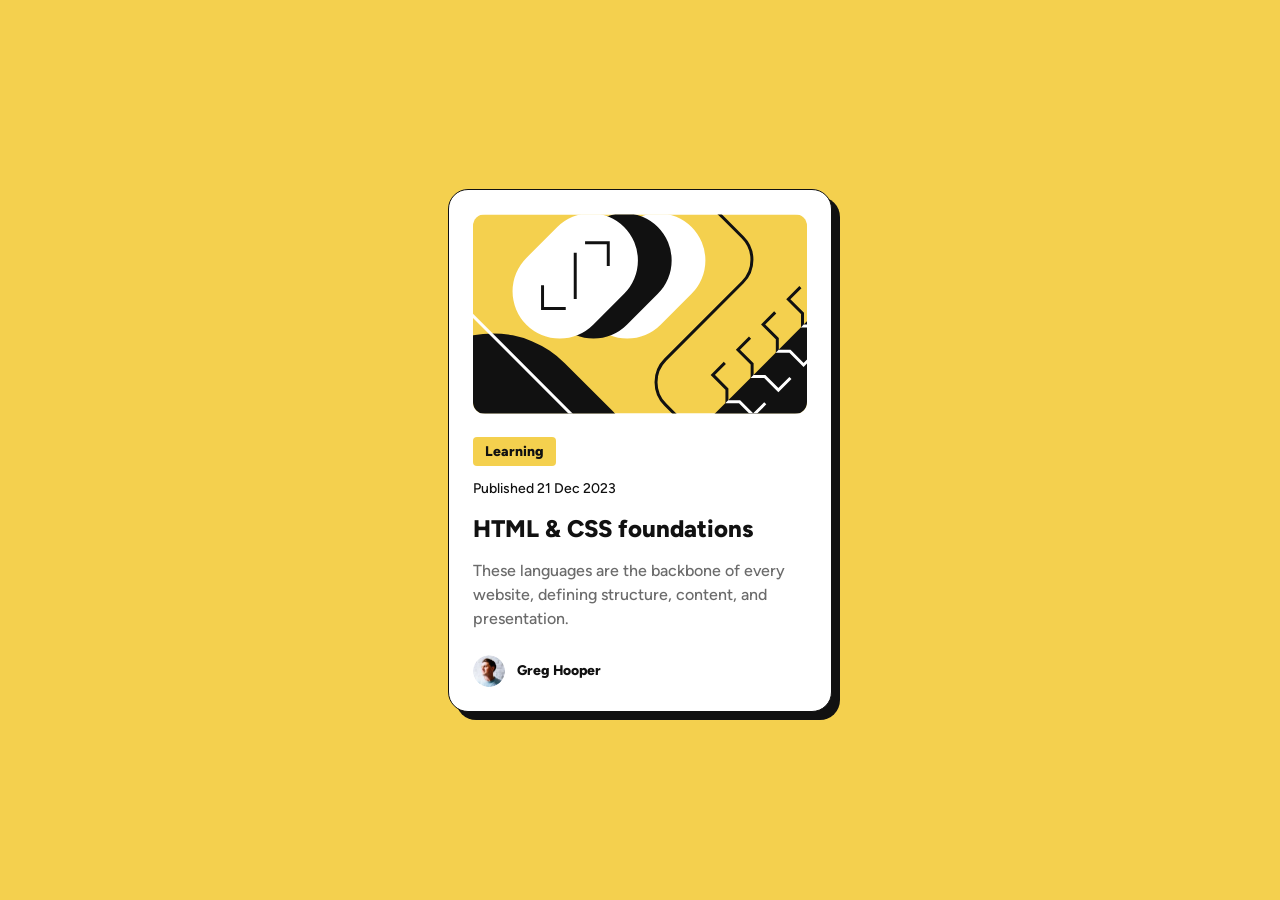
<file: blog-preview-card/index.html>
<!DOCTYPE html>
<html lang="en">
<head>
  <meta charset="UTF-8">
  <meta name="viewport" content="width=device-width, initial-scale=1.0"> <!-- displays site properly based on user's device -->
  <link rel="icon" type="image/png" sizes="32x32" href="./assets/images/favicon-32x32.png">
  <link rel="stylesheet" href="./styles.css">
  <title>Frontend Mentor | Blog preview card</title>
</head>
<body>
  <main class="container">
    <a href="#" class="card-link">
      <div class="card">
        <img
          class="card-img"
          src="./assets/images/illustration-article.svg"
          width="336"
          height="201"
          alt="HTML & CSS Foundations"
        />
        <div class="card-category">Learning</div>
        <div class="card-date">Published 21 Dec 2023</div>
        <div class="card-title">HTML & CSS foundations</div>
        <div class="card-description">
          These languages are the backbone of every website, defining structure,
          content, and presentation.
        </div>
        <div class="card-author">
          <img
            class="card-author-img"
            src="./assets/images/image-avatar.webp"
            width="32"
            height="32"
            alt="Greg Hooper"
          />
          <span>Greg Hooper</span>
        </div>
      </div>
    </a>
  </main>
</body>
</html>
</file>
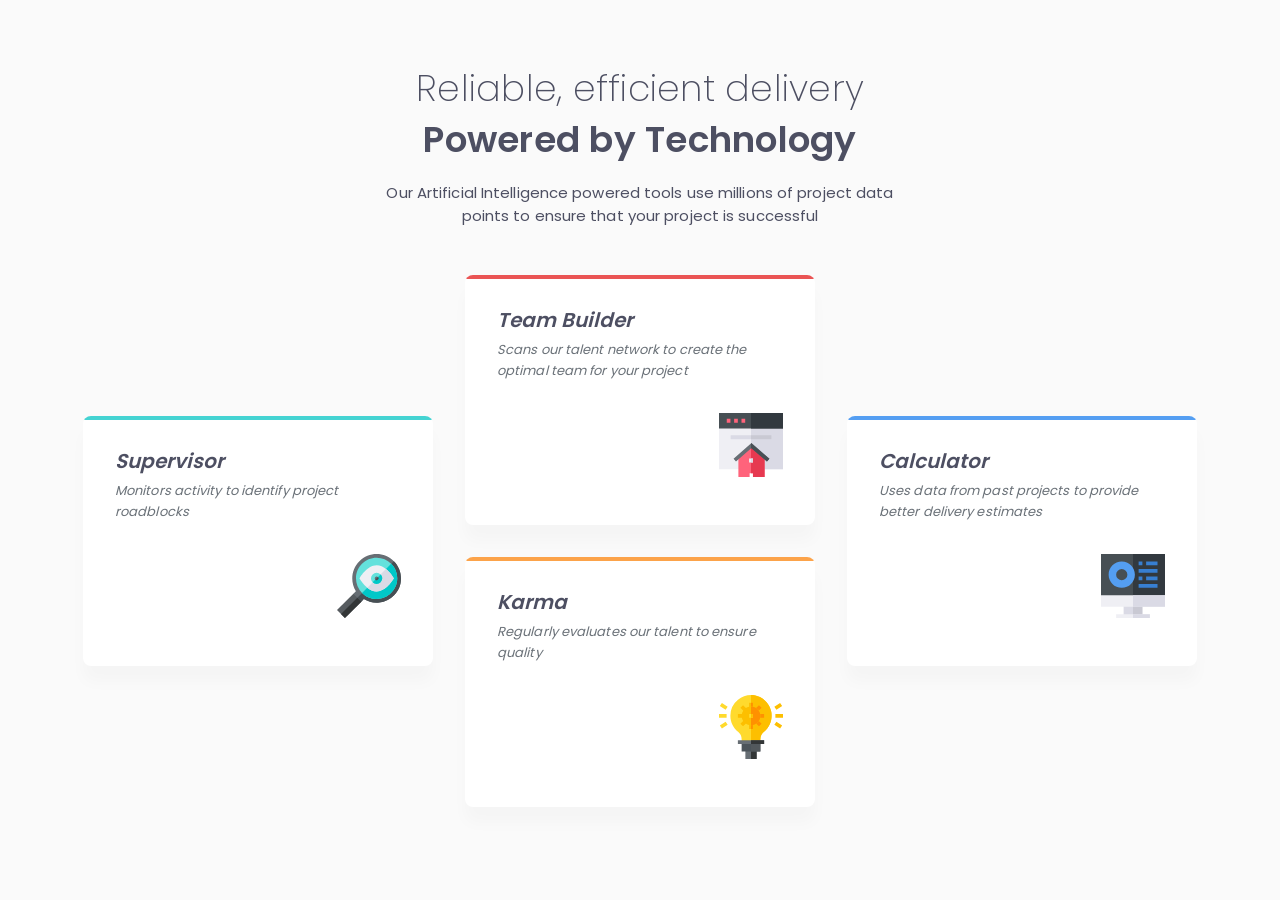
<file: four-card-feature/index.html>
<!DOCTYPE html>
<html lang="en">
<head>
  <meta charset="UTF-8">
  <meta name="viewport" content="width=device-width, initial-scale=1.0"> <!-- displays site properly based on user's device -->
  <link rel="icon" type="image/png" sizes="32x32" href="./images/favicon-32x32.png">
  <title>Frontend Mentor | Four card feature section</title>
  <link rel="stylesheet" href="./styles.css">
  </style>
</head>
<body>
  <main class="container">
    <h1>
      Reliable, efficient delivery
      <br />
      <strong>Powered by Technology</strong>
    </h1>

    <p class="introduction">
      Our Artificial Intelligence powered tools use millions of project data
      points to ensure that your project is successful
    </p>
    <div class="iv-card">
      <div class="iv-card-section">
        <div class="card card--supervisor">
          <div class="card-title">Supervisor</div>
          <div class="card-description">
            Monitors activity to identify project roadblocks
          </div>
          <img
            class="card-img"
            src="./assets/images/icon-supervisor.svg"
            width="64"
            height="64"
            alt="Supervisor"
          />
        </div>
      </div>

      <div class="iv-card-section">
        <div class="card card--team-builder">
          <div class="card-title">Team Builder</div>
          <div class="card-description">
            Scans our talent network to create the optimal team for your project
          </div>
          <img
            class="card-img"
            src="./assets/images/icon-team-builder.svg"
            width="64"
            height="64"
            alt="Team Builder"
          />
        </div>

        <div class="card card--karma">
          <div class="card-title">Karma</div>
          <div class="card-description">
            Regularly evaluates our talent to ensure quality
          </div>
          <img
            class="card-img"
            src="./assets/images/icon-karma.svg"
            width="64"
            height="64"
            alt="Karma"
          />
        </div>
      </div>

      <div class="iv-card-section">
        <div class="card card--calculator">
          <div class="card-title">Calculator</div>
          <div class="card-description">
            Uses data from past projects to provide better delivery estimates
          </div>
          <img
            class="card-img"
            src="./assets/images/icon-calculator.svg"
            width="64"
            height="64"
            alt="Calculator"
          />
        </div>
      </div>
    </div>
  </main>
</body>
</html>
</file>
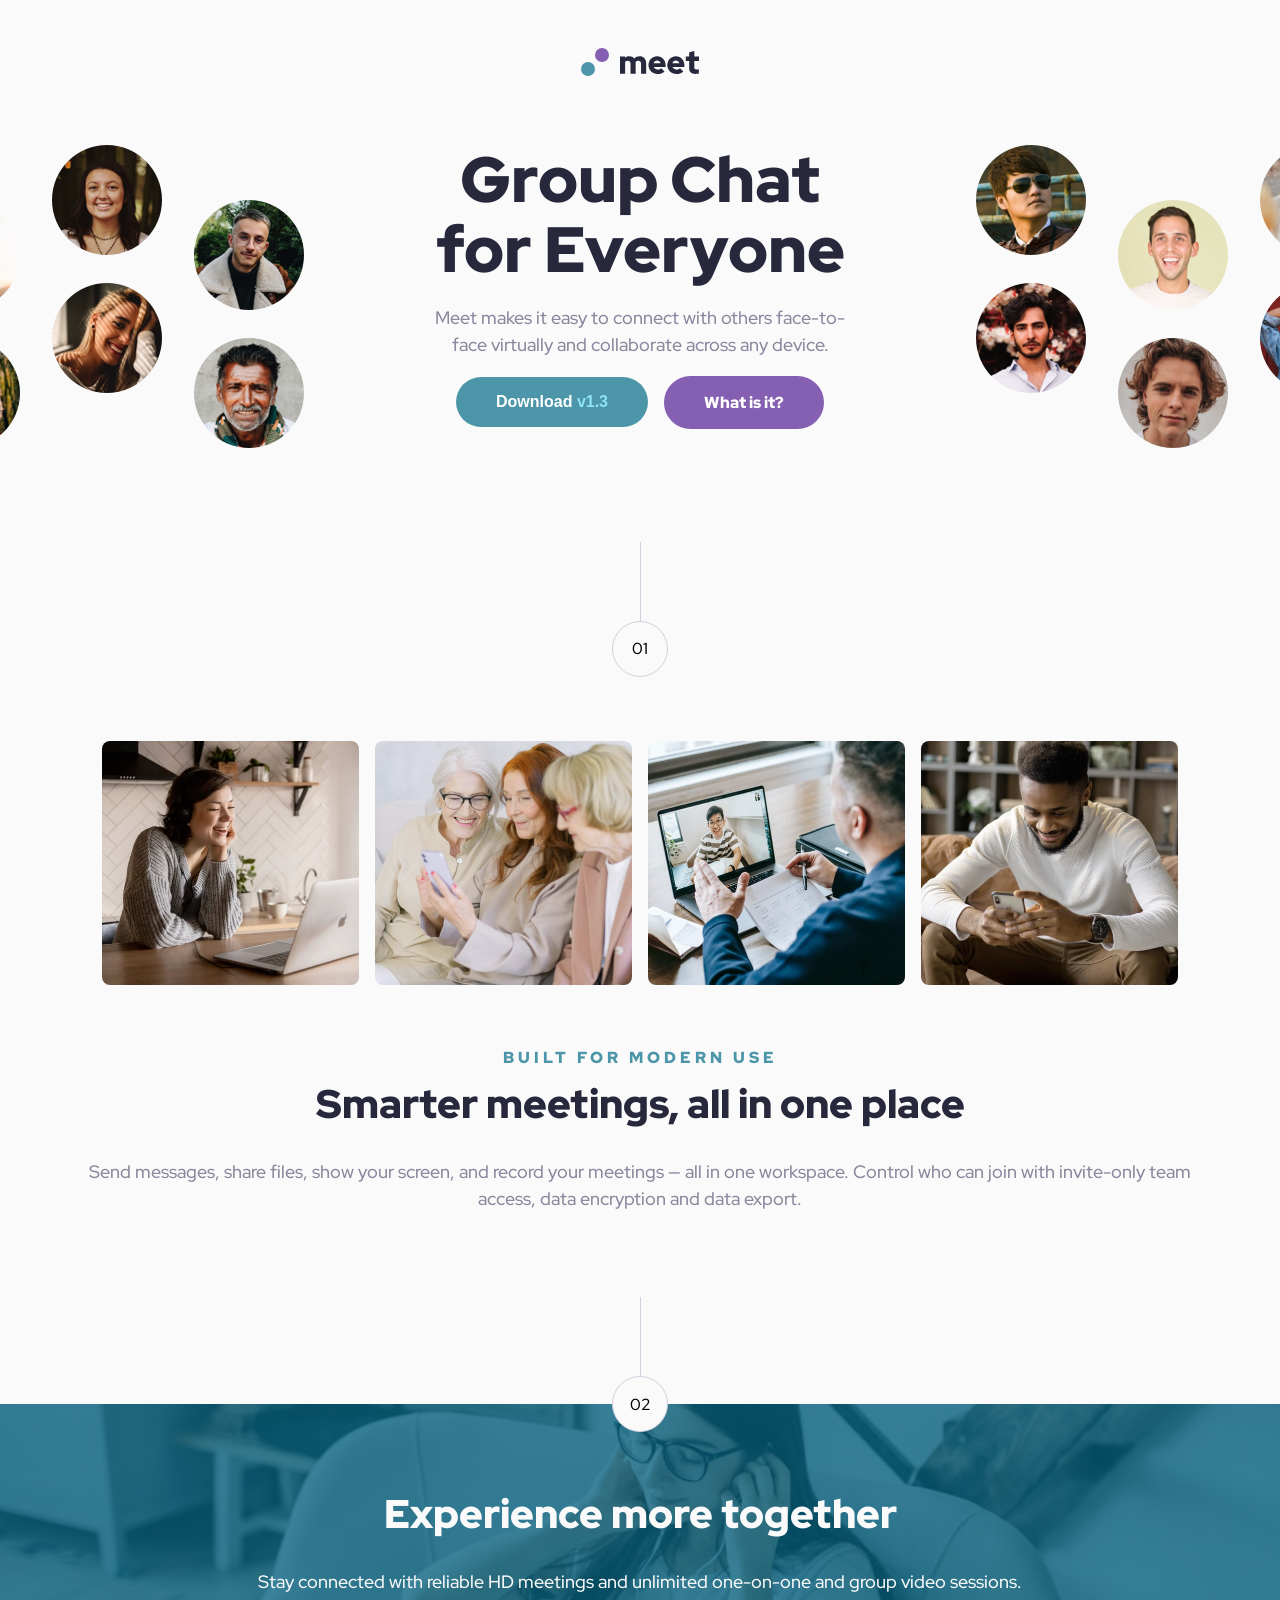
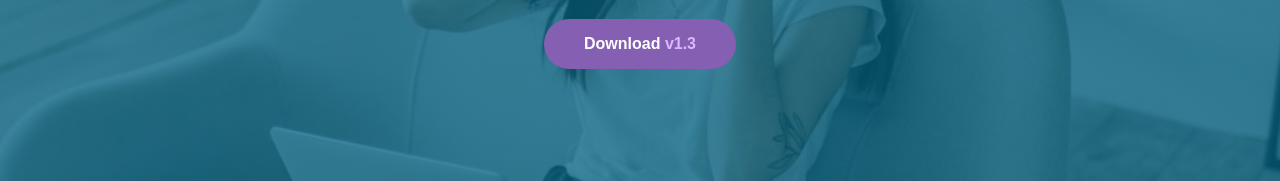
<file: meet-landing-page/index.html>
<!DOCTYPE html>
<html lang="en">
<head>
  <meta charset="UTF-8">
  <meta name="viewport" content="width=device-width, initial-scale=1.0">
  <link rel="icon" type="image/png" sizes="32x32" href="./assets/favicon-32x32.png">
  <title>Frontend Mentor | Meet landing page</title>
  <link rel="stylesheet" href="./styles.css">
</head>
<body>
  <header>
    <img
      class="meet-logo"
      src="./assets/logo.svg"
      width="119"
      height="28"
      alt="Meet"
    />
  </header>
  <main>
    <img
      class="hero-img-sm"
      src="./assets/tablet/image-hero.png"
      width="820"
      height="303"
      alt="Group chat for everyone"
    />
    <div class="container">
      <img
        class="hero-img-lg-a"
        src="./assets/desktop/image-hero-left.png"
        width="394"
        height="303"
        alt="Users"
      />

      <img
        class="hero-img-lg-b"
        src="./assets/desktop/image-hero-right.png"
        width="394"
        height="303"
        alt="More users"
      />

      <div class="hero-content">
        <h1>Group Chat for&nbsp;Everyone</h1>

        <p class="hero-copy">
          Meet makes it easy to connect with others face-to-face virtually and
          collaborate across any&nbsp;device.
        </p>
        
        <div class="hero-buttons">
          <button class="btn btn-cyan">
            Download <span class="text-cyan-300">v1.3</span>
          </button>
          <a class="btn btn-purple" href="?">What is it?</a>
        </div>
      </div>
    </div>


    <section id="section1">
      <div class="container">
        <div class="number">01</div>
        <br />

        <div class="iv-pic">
          <img
            src="./assets/desktop/image-woman-in-videocall.jpg"
            width="510"
            height="484"
            alt="Woman in videocall"
          />

          <img
            src="./assets/desktop/image-women-videochatting.jpg"
            width="510"
            height="484"
            alt="Woman videochatting"
          />

          <img
            src="./assets/desktop/image-men-in-meeting.jpg"
            width="510"
            height="484"
            alt="Men in meeting"
          />

          <img
            src="./assets/desktop/image-man-texting.jpg"
            width="510"
            height="484"
            alt="Man texting"
          />
        </div>

        <div class="eyebrow-text">Built for modern use</div>

        <h2>Smarter meetings, all in one place</h2>

        <p class="body-text">
          Send messages, share files, show your screen, and record your meetings —
          all in one workspace. Control who can join with invite-only team access,
          data encryption and data&nbsp;export.
        </p>
      </div>
    </section>

    <section id="section2">
      <div class="container">
        <div class="number">02</div>
        <br />

        <h2>Experience more together</h2>

        <p class="body-text">
          Stay connected with reliable HD meetings and unlimited one-on-one and
          group video&nbsp;sessions.
        </p>

        <button class="btn btn-purple">
          Download <span class="text-purple-300">v1.3</span>
        </button>
      </div>
    </section>
  </main>
</body>
</html>
</file>
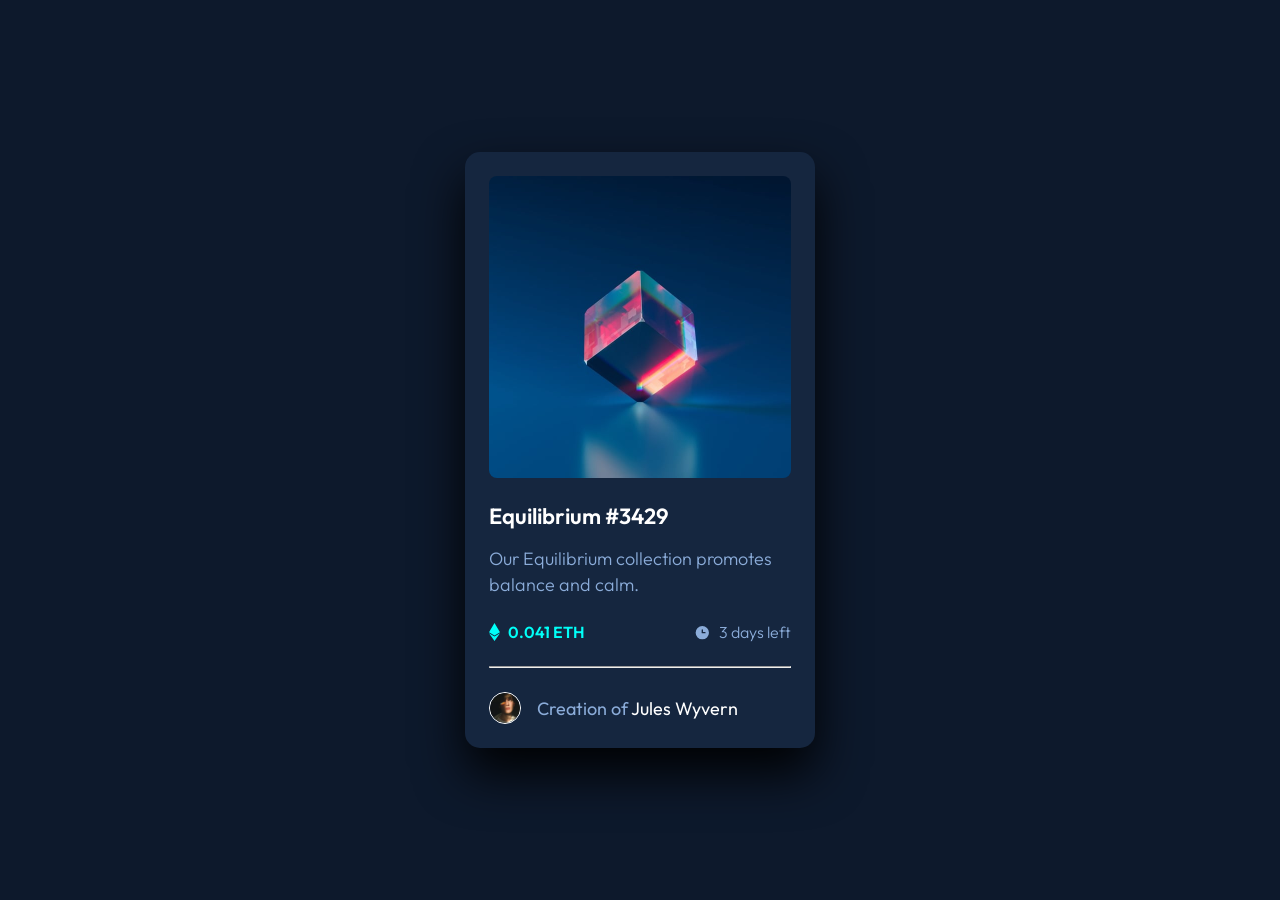
<file: nft-preview-card/index.html>
<!DOCTYPE html>
<html lang="en">
<head>
  <meta charset="UTF-8">
  <meta name="viewport" content="width=device-width, initial-scale=1.0">
  <link rel="stylesheet" href="./styles.css">
  <title>Frontend Mentor | NFT Preview Card</title>
  <link rel="icon" type="image/png" sizes="32x32" href="./assets/images/favicon-32x32.png">
</head>
<body>
  <main>
    <div id="component">
      <div class="nft-image-container">
        <img
          src="assets/images/image-equilibrium.jpg"
          alt="Equilibrium"
          width="604"
          height="604"
          class="nft-image"
        />
        <div class="nft-image-overlay">
          <img
            src="assets/images/icon-view.svg"
            width="48"
            height="48"
            alt="View icon"
          />
        </div>
      </div>
      <h1>Equilibrium #3429</h1>
      <p>Our Equilibrium collection promotes balance and calm.</p>
      <div class="stats">
        <div class="stat stat-eth">
          <img
            src="assets/images/icon-ethereum.svg"
            width="11"
            height="18"
            alt="Ethereum icon"
          />
          0.041 ETH
        </div>
        <div class="stat stat-eta">
          <img
            src="assets/images/icon-clock.svg"
            width="17"
            height="17"
            alt="Clock icon"
          />
          3 days left
        </div>
      </div>
      <hr class="rule" />
      <div class="creation">
        <img
          src="assets/images/image-avatar.png"
          alt="Jules Wyvern"
          width="132"
          height="132"
          class="creator-image"
        />
        <div>Creation of <span class="creator-name">Jules Wyvern</span></div>
      </div>
    </div>
  </main>
</body>
</html>
</file>
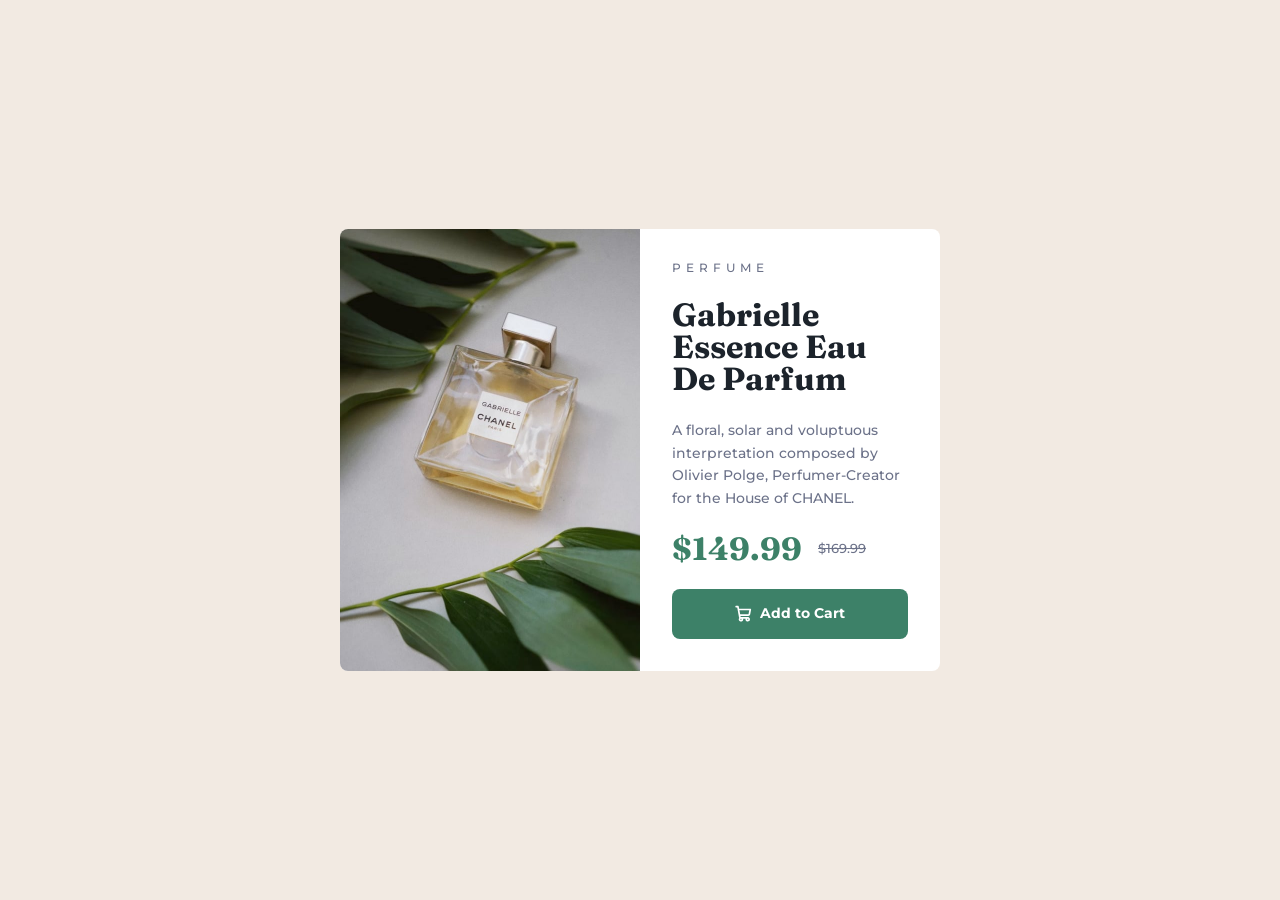
<file: product-preview-card/index.html>
<!DOCTYPE html>
<html lang="en">
<head>
  <meta charset="UTF-8">
  <meta name="viewport" content="width=device-width, initial-scale=1.0">
  <link rel="icon" type="image/png" sizes="32x32" href="./images/favicon-32x32.png">
  <title>Frontend Mentor | Product preview card component</title>
  <link rel="stylesheet" href="./styles.css">
  <link rel="preload" href="./assets/fonts/fraunces-v35-latin-700.woff2" as="font" type="font/woff2" crossorigin>
  <link rel="preload" href="./assets/fonts/montserrat-v29-latin-500.woff2" as="font" type="font/woff2" crossorigin>
  <link rel="preload" href="./assets/fonts/montserrat-v29-latin-700.woff2" as="font" type="font/woff2" crossorigin>
</head>
<body>
<main class="container">
  <div class="card">
    <div class="product-img"></div>
    <div class="card-body">
      <div class="text-preset-4 pb-300">Perfume</div>

      <h1 class="text-preset-1 pb-300">Gabrielle Essence Eau De Parfum</h1>

      <p class="text-preset-3 pb-300">
        A floral, solar and voluptuous interpretation composed by Olivier Polge,
        Perfumer-Creator for the House of CHANEL.
      </p>
      
      <div class="card-price-section pb-300">
        <div class="text-preset-1 text-green-500">$149.99</div>
        <div class="text-preset-5">$169.99</div>
      </div>

      <button class="btn text-preset-2">
        <img
          src="./assets/images/cart.svg"
          width="170"
          height="170"
          alt="Cart"
        />
        Add to Cart
      </button>
      </div>
    </div>
  </div>
</main>
</body>
</html>
</file>
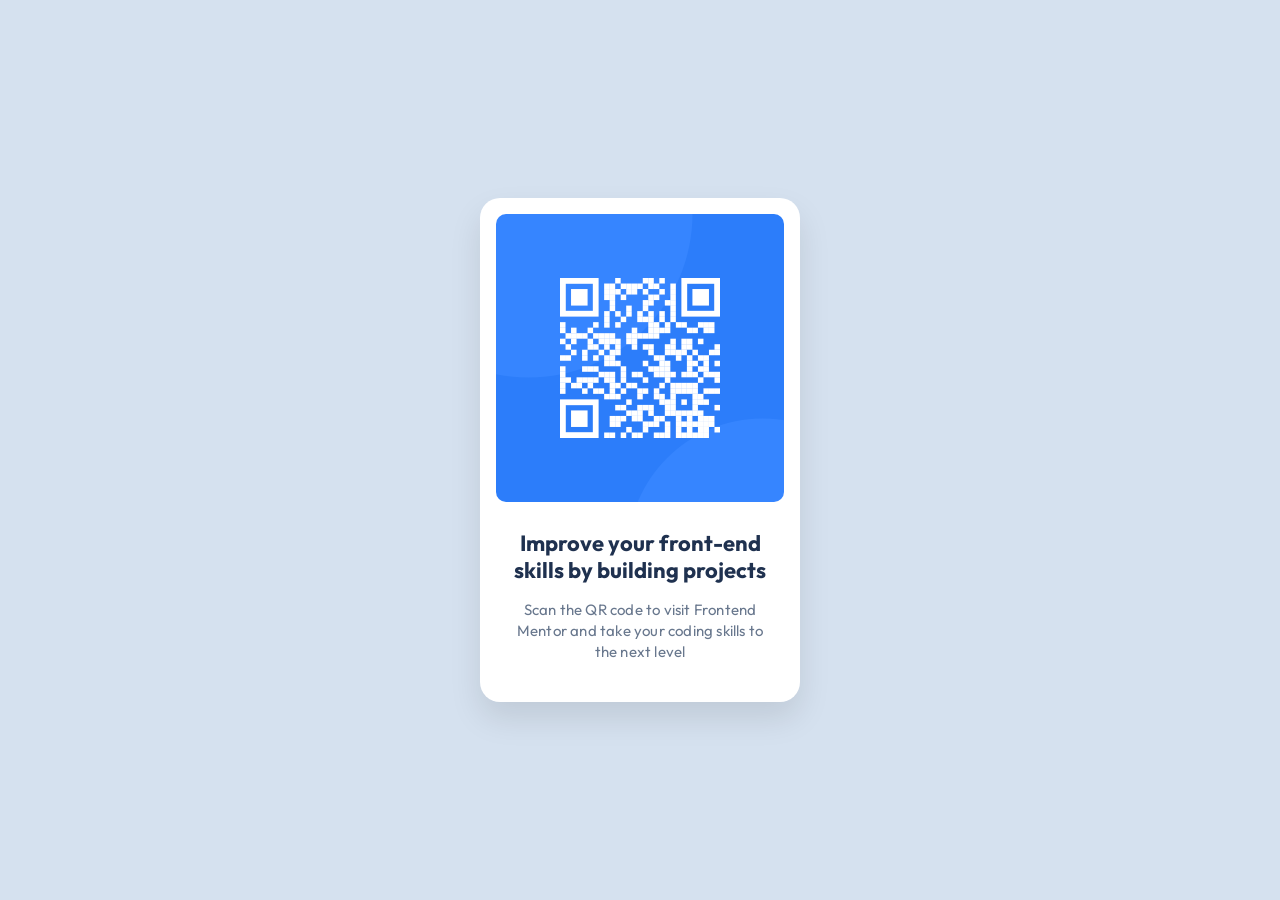
<file: qr-code-component/index.html>
<!DOCTYPE html>
<html lang="en">
<head>
  <meta charset="UTF-8">
  <meta name="viewport" content="width=device-width, initial-scale=1.0">
  <link rel="stylesheet" href="./styles.css">
  <title>Frontend Mentor | QR code component</title>
  <link rel="icon" type="image/png" sizes="32x32" href="./assets/favicon-32x32.png">
</head>
<body>
  <main class="container">
    <div class="card">
      <a href="https://www.frontendmentor.io/" target="_blank">
        <img
          class="card__qr-image"
          src="./assets/image-qr-code.png"
          alt="QR Code"
          width="576"
          height="576"
        >
      </a>
      <p class="card__text card__text--lead">
        Improve your front-end skills by building projects
      </p>
      <p class="card__text">
        Scan the QR code to visit Frontend Mentor and take your coding skills
        to the next level
      </p>
    </div>
  </main>
</body>
</html>
</file>
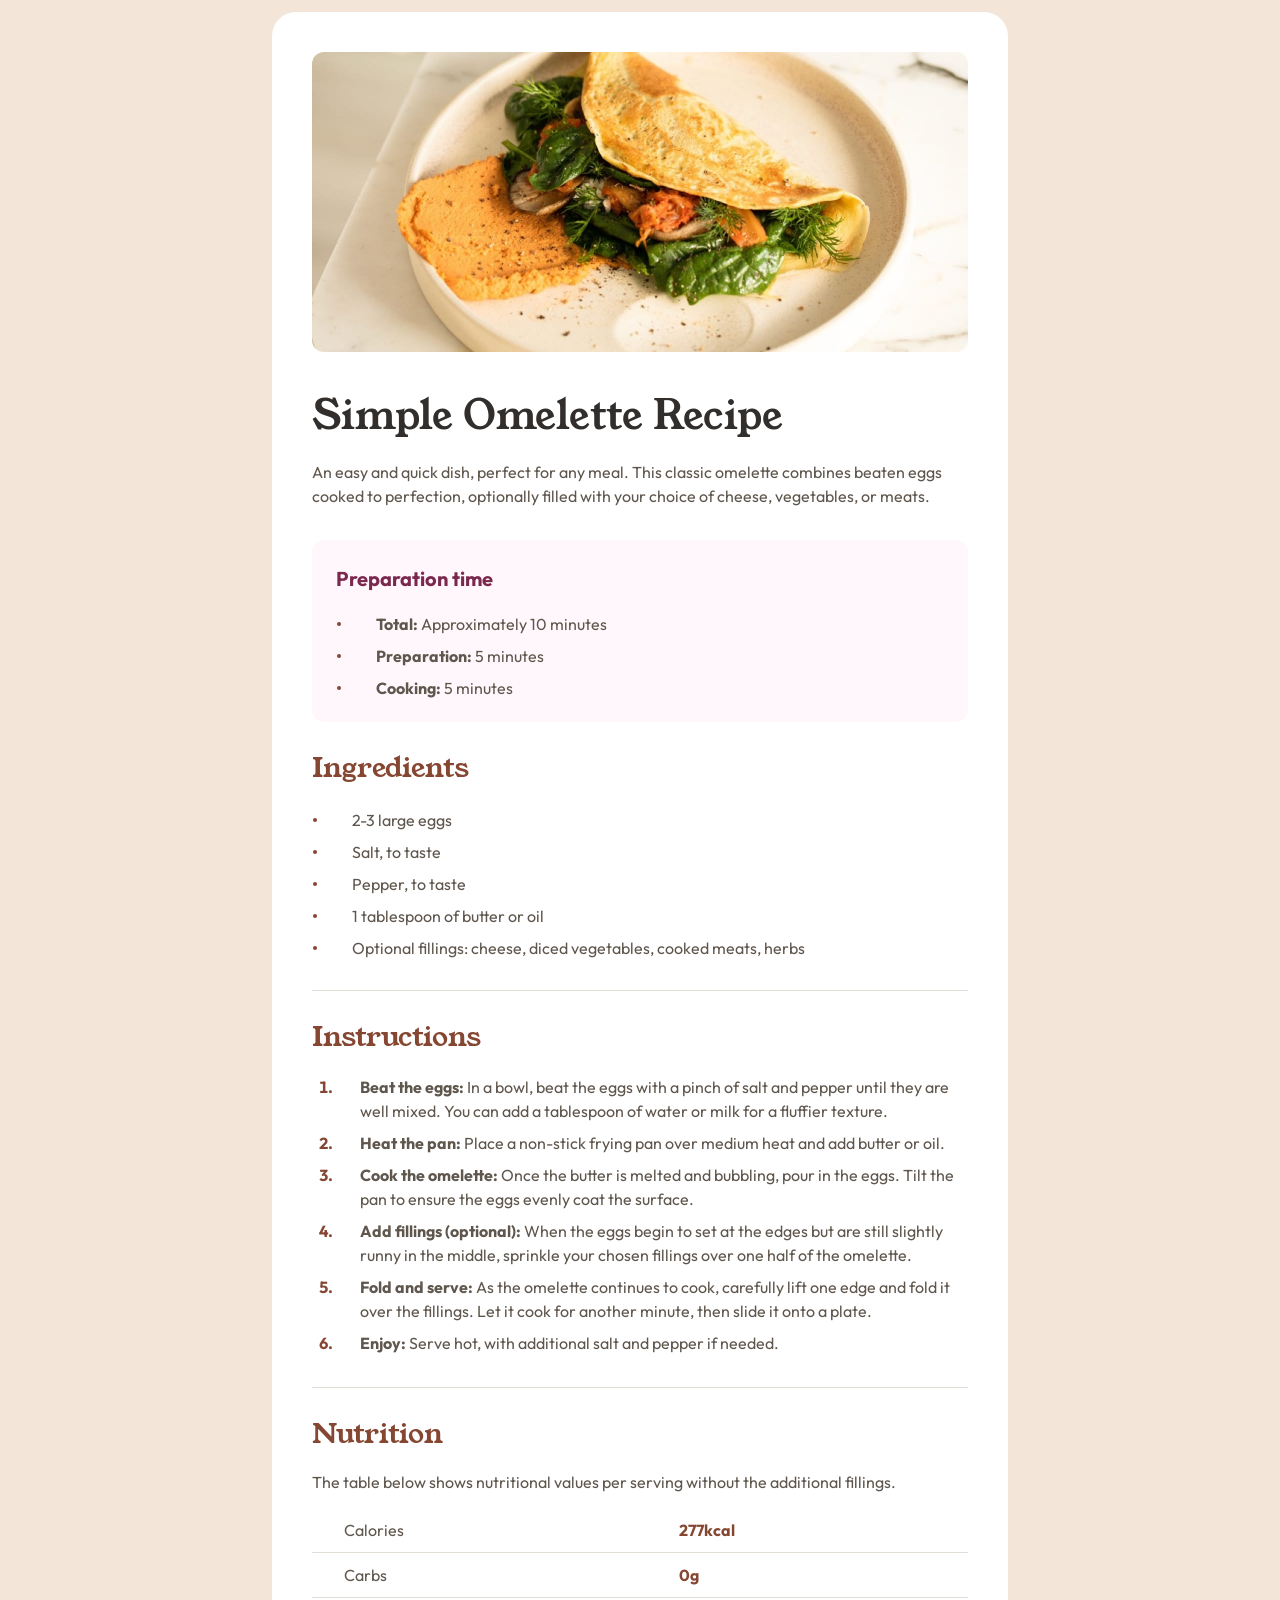
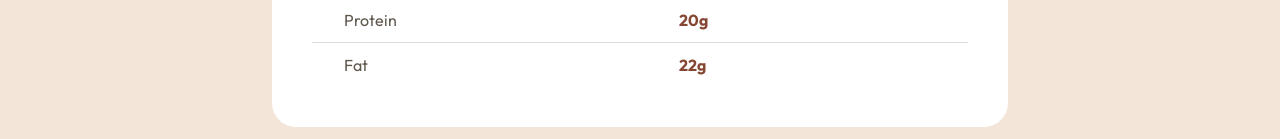
<file: recipe-page/index.html>
<!DOCTYPE html>
<html lang="en">
<head>
  <meta charset="UTF-8">
  <meta name="viewport" content="width=device-width, initial-scale=1.0">
  <link rel="icon" type="image/png" sizes="32x32" href="./assets/images/favicon-32x32.png">
  <title>Frontend Mentor | Recipe page</title>
  <link rel="stylesheet" href="./styles.css">
</head>
<body>
<main class="container">
  <div class="card">
    <img
      class="recipe-img"
      src="./assets/images/image-omelette.jpeg"
      width="1312"
      height="600"
      alt="Omelette"
    />

    <h1 class="recipe-title">Simple Omelette Recipe</h1>

    <p class="recipe-description">
      An easy and quick dish, perfect for any meal. This classic omelette
      combines beaten eggs cooked to perfection, optionally filled with your
      choice of cheese, vegetables, or meats.
    </p>

    <section class="prep-time">
      <h2>Preparation time</h2>
      <ul>
        <li><span><b>Total:</b> Approximately 10 minutes</span></li>
        <li><span><b>Preparation:</b> 5 minutes</span></li>
        <li><span><b>Cooking:</b> 5 minutes</span></li>
      </ul>
    </section>

    <section class="recipe-section">
    <h2>Ingredients</h2>
    <ul>
      <li><span>2-3 large eggs</span></li>
      <li><span>Salt, to taste</span></li>
      <li><span>Pepper, to taste</span></li>
      <li><span>1 tablespoon of butter or oil</span></li>
      <li><span>Optional fillings: cheese, diced vegetables, cooked meats, herbs</span></li>
    </ul>
    </section>

    <section class="recipe-section">
      <h2>Instructions</h2>

      <ol>
        <li><span>
          <b>Beat the eggs:</b> In a bowl, beat the eggs with a pinch of salt
          and pepper until they are well mixed. You can add a tablespoon of
          water or milk for a fluffier texture.
        </span></li>

        <li><span>
          <b>Heat the pan:</b> Place a non-stick frying pan over medium heat and
          add butter or oil.
        </span></li>

        <li><span>
          <b>Cook the omelette:</b> Once the butter is melted and bubbling, pour
          in the eggs. Tilt the pan to ensure the eggs evenly coat the surface.
        </span></li>

        <li><span>
          <b>Add fillings (optional):</b> When the eggs begin to set at the
          edges but are still slightly runny in the middle, sprinkle your chosen
          fillings over one half of the omelette.
        </span></li>

        <li><span>
          <b>Fold and serve:</b> As the omelette continues to cook, carefully
          lift one edge and fold it over the fillings. Let it cook for another
          minute, then slide it onto a plate.
        </span></li>

        <li><span>
          <b>Enjoy:</b> Serve hot, with additional salt and pepper if needed.
        </span></li>
      </ol>
    </section>

    <section class="recipe-section">
      <h2>Nutrition</h2>

      <p>
        The table below shows nutritional values per serving without the
        additional fillings.
      </p>

      <table>
        <tbody>
          <tr>
            <th span="row">Calories</th>
            <td>277kcal</td>
          </tr>

          <tr>
            <th span="row">Carbs</th>
            <td>0g</td>
          </tr>

          <tr>
            <th span="row">Protein</th>
            <td>20g</td>
          </tr>

          <tr>
            <th span="row">Fat</th>
            <td>22g</td>
          </tr>
        </tbody>
      </table>

    </section>
  </div>
</main>
</body>
</html>
</file>
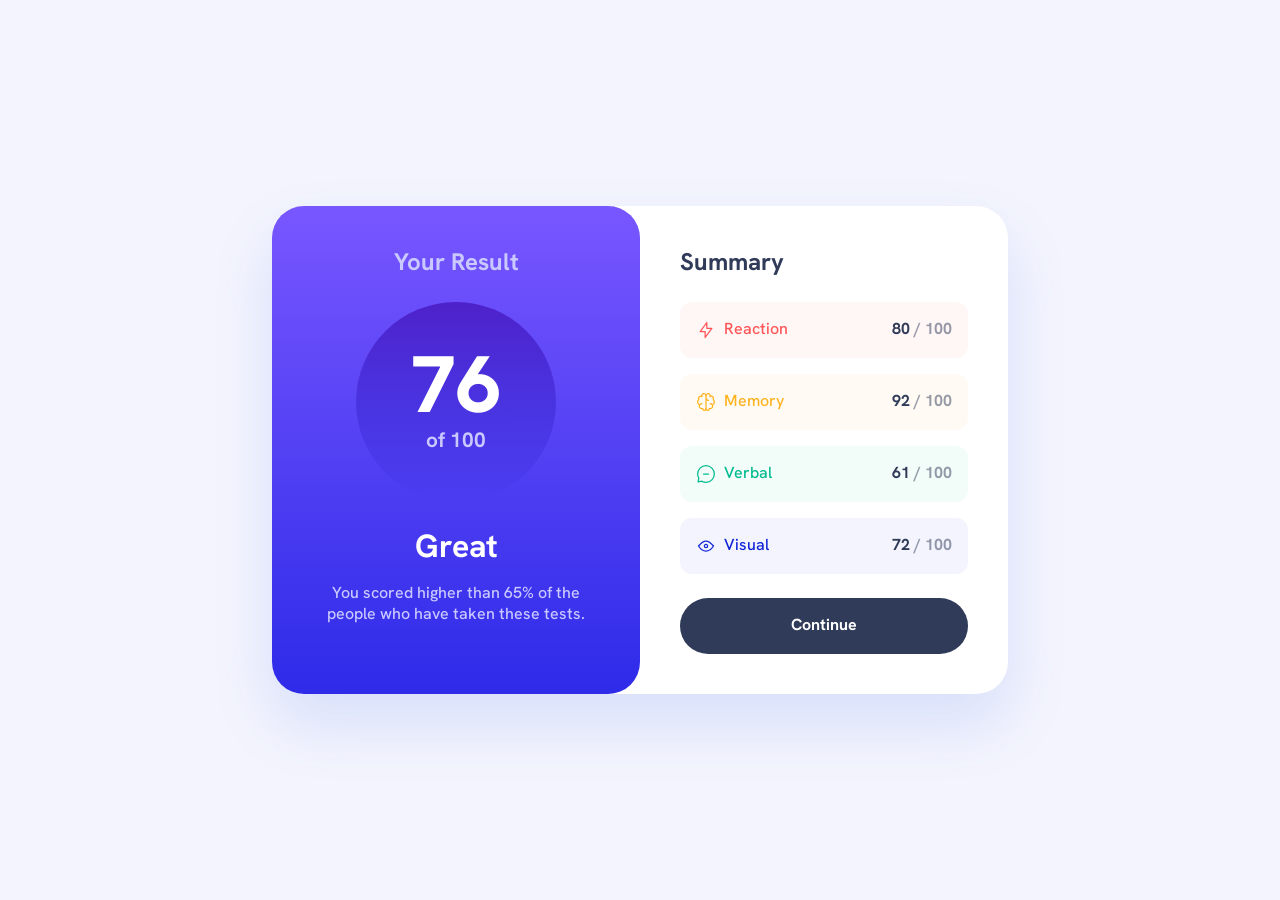
<file: results-summary-component/index.html>
<!DOCTYPE html>
<html lang="en">
<head>
  <meta charset="UTF-8">
  <meta name="viewport" content="width=device-width, initial-scale=1.0">
  <link rel="stylesheet" href="./styles.css">
  <title>Frontend Mentor | Results summary component</title>
  <link rel="icon" type="image/png" sizes="32x32" href="./assets/images/favicon-32x32.png">
  <script>
    const results = [
      {
        "category": "Reaction",
        "score": 80,
        "icon": "./assets/images/icon-reaction.svg"
      },
      {
        "category": "Memory",
        "score": 92,
        "icon": "./assets/images/icon-memory.svg"
      },
      {
        "category": "Verbal",
        "score": 61,
        "icon": "./assets/images/icon-verbal.svg"
      },
      {
        "category": "Visual",
        "score": 72,
        "icon": "./assets/images/icon-visual.svg"
      }
    ]
  </script>
</head>
<body>
  <main>
    <div id="component">
      <div class="result">
        <div class="result-title">Your Result</div>
        <svg
          viewBox="0 0 100 100"
          xmlns="http://www.w3.org/2000/svg"
          class="result-score"
        >
          <linearGradient id="grad1" x1="0%" x2="0%" y1="0%" y2="100%">
            <stop offset="0%" stop-color="#4E21CAff" />
            <stop offset="100%" stop-color="#2421CA00" />
          </linearGradient>
          <circle
            cx="50" cy="50" r="50"
            fill="url(#grad1)"
            class="result-score-circle"
          />
          <text text-anchor="middle" x="50" y="45" id="result-score-total">
            00
          </text>
          <text text-anchor="middle" x="50" y="70" class="result-score-outof">
            of 100
          </text>
        </svg>
        <div>
          <div class="result-word">Great</div>
          <div class="result-explainer">
            You scored higher than 65% of the people who have taken these tests.
          </div>
        </div>
      </div>

      <div id="summary">
        <div class="summary-title">Summary</div>
        <div id="summary-items"></div>
        <button class="summary-continue">Continue</button>
      </div>
    </div>
  </main>
  <script>
  let totalScore = 0;
  const summaryArea = document.getElementById('summary-items');

  results.forEach((item) => {
    const newElement = document.createElement('div');
    newElement.classList.add('summary-item', `summary-item--${item.category.toLowerCase()}`);

    const categoryDiv = document.createElement('div');
    categoryDiv.classList.add('summary-title-container');

    const iconImage = document.createElement('img');
    iconImage.src = item.icon;
    iconImage.alt = `${item.category} icon`;
    iconImage.classList.add('summary-icon');

    categoryDiv.appendChild(iconImage);

    categoryDiv.appendChild(document.createTextNode(item.category));

    const scoreDiv = document.createElement('div');
    scoreDiv.classList.add('summary-item-score');
    scoreDiv.textContent = item.score;

    newElement.appendChild(categoryDiv);
    newElement.appendChild(scoreDiv);

    summaryArea.appendChild(newElement);
    totalScore += item.score;
  });
  
  const rst = document.getElementById('result-score-total');
  rst.innerHTML = Math.floor(totalScore / results.length);
  </script>
</body>
</html>
</file>
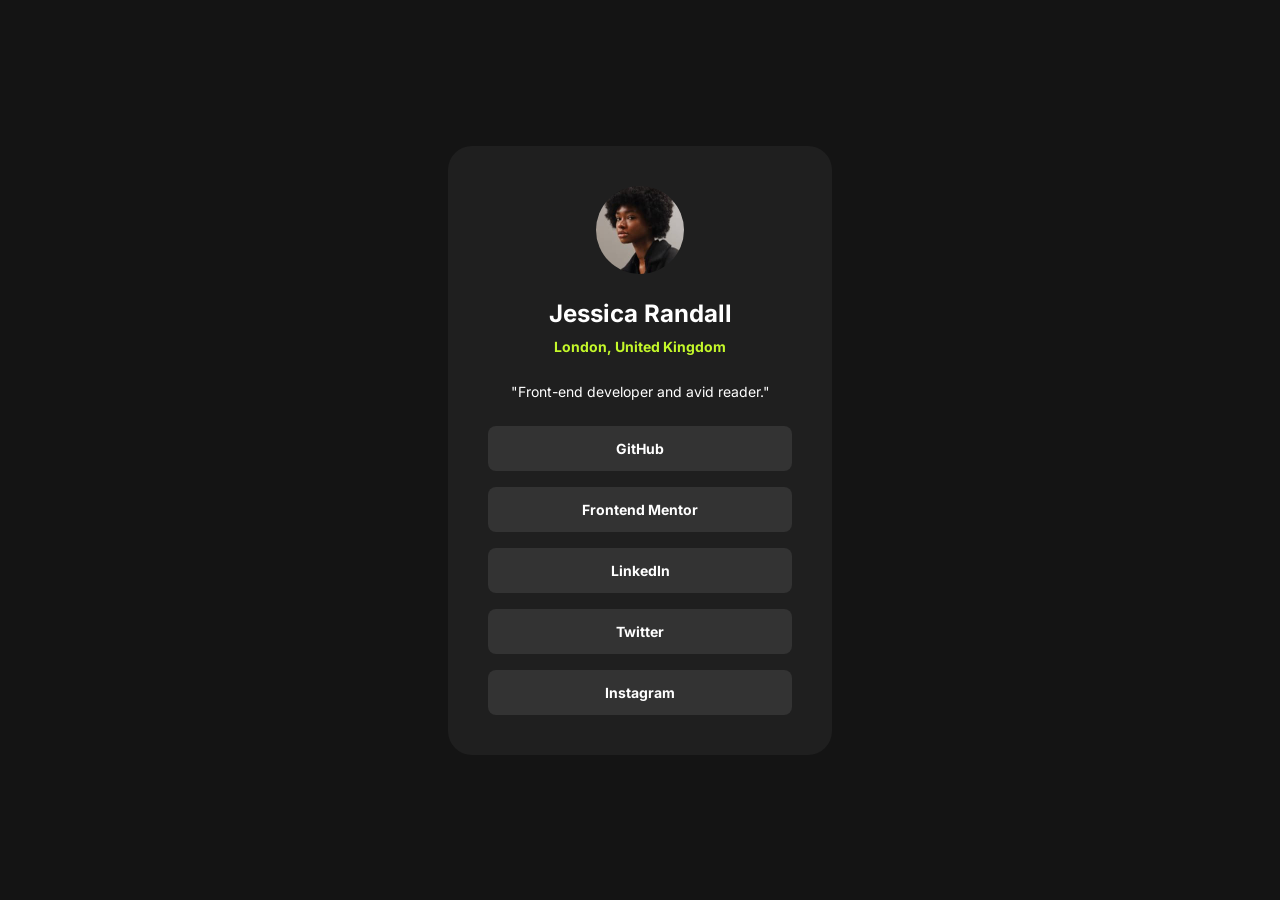
<file: social-links-profile/index.html>
<!DOCTYPE html>
<html lang="en">
<head>
  <meta charset="UTF-8">
  <meta name="viewport" content="width=device-width, initial-scale=1.0">
  <link rel="stylesheet" href="./styles.css">
  <title>Frontend Mentor | Social links profile</title>
  <link rel="icon" type="image/png" sizes="32x32" href="./assets/images/favicon-32x32.png">
</head>
<body>
  <main class="container">
    <div class="card">
      <img
        class="card-img"
        src="./assets/images/avatar-jessica.jpeg"
        width="88"
        height="88"
        alt="Jessica Randall"
      />
      <div class="card-name">Jessica Randall</div>
      <div class="card-location">London, United Kingdom</div>
      <div class="card-tagline">"Front-end developer and avid reader."</div>
      <ul class="card-links-list">
        <li><a class="card-link" href="#">GitHub</a></li>
        <li><a class="card-link" href="#">Frontend Mentor</a></li>
        <li><a class="card-link" href="#">LinkedIn</a></li>
        <li><a class="card-link" href="#">Twitter</a></li>
        <li><a class="card-link" href="#">Instagram</a></li>
      </ul>
    </div>
  </main>
</body>
</html>
</file>
<file: blog-preview-card/styles.css>
@font-face {
  font-display: swap;
  font-family: 'Figtree';
  font-style: normal;
  font-weight: 500;
  src: url('./assets/fonts/figtree-v7-latin-500.woff2') format('woff2');
}

@font-face {
  font-display: swap;
  font-family: 'Figtree';
  font-style: normal;
  font-weight: 800;
  src: url('./assets/fonts/figtree-v7-latin-800.woff2') format('woff2');
}

:root {
  --yellow: #f4d04e;
  --gray-950: #111;
  --gray-500: #6b6b6b;
  --white: #fff;

  --space-50: .25rem;
  --space-100: .5rem;
  --space-150: .75rem;
  --space-300: 1.5rem;

  --fw-medium: 500;
  --fw-extrabold: 800;
}

html {
  box-sizing: border-box;
}
*, *:before, *:after {
  box-sizing: inherit;
}

.container {
  position: fixed;
  inset: 0;
  background-color: var(--yellow);
  display: flex;
  align-items: center;
  justify-content: center;
}

a.card-link {
  text-decoration: none;
  line-height: 0;
  display: contents;
}

.card {
  background-color: var(--white);
  font-family: 'Figtree', arial, sans-serif;
  padding: var(--space-300);
  width: min(calc(100% - var(--space-300)), 24rem);
  margin: 0 auto;
  border: 1px solid var(--gray-950);
  border-radius: 1.25rem;
  box-shadow: .5rem .5rem 0 var(--gray-950);
  line-height: 1.5;
}

.card-img {
  width: 100%;
  height: 200px;
  object-fit: cover;
  border-radius: var(--space-150);
  /* margin-bottom: var(--space-300); */
  margin-bottom: 1rem;
}

.card-category {
  display: inline-block;
  background-color: var(--yellow);
  color: var(--gray-950);
  font-weight: var(--fw-extrabold);
  font-size: clamp(.75rem, 1vw + .5rem, .875rem);
  padding: var(--space-50) var(--space-150);
  border-radius: var(--space-50);
  margin-bottom: var(--space-150);
}

.card-date {
  color: var(--gray-950);
  font-weight: var(--fw-medium);
  font-size: clamp(.75rem, 1vw + .5rem, .875rem);
  margin-bottom: var(--space-150);
}

.card-title {
  color: var(--gray-950);
  font-weight: var(--fw-extrabold);
  font-size: clamp(1.25rem, 1vw + 1rem, 1.5rem);
  margin-bottom: var(--space-150);
}
a:hover .card-title {
  color: var(--yellow);
}

.card-description {
  color: var(--gray-500);
  font-weight: var(--fw-medium);
  font-size: clamp(.875rem, 1vw + .5rem, 1rem);
  margin-bottom: var(--space-300);
}

.card-author {
  display: flex;
  align-items: center;
  gap: var(--space-150);
  color: var(--gray-950);
  font-weight: var(--fw-extrabold);
  font-size: clamp(.75rem, 1vw + .5rem, .875rem);
}

.card-author-img {
  border-radius: 99px;
}
</file>
<file: four-card-feature/styles.css>
@font-face {
  font-display: swap;
  font-family: 'Poppins';
  font-style: normal;
  font-weight: 200;
  src: url('./assets/fonts/poppins-v23-latin-200.woff2') format('woff2');
}

@font-face {
  font-display: swap;
  font-family: 'Poppins';
  font-style: normal;
  font-weight: 400;
  src: url('./assets/fonts/poppins-v23-latin-regular.woff2') format('woff2');
}

@font-face {
  font-display: swap;
  font-family: 'Poppins';
  font-style: normal;
  font-weight: 600;
  src: url('./assets/fonts/poppins-v23-latin-600.woff2') format('woff2');
}


:root {
  --white: #fff;
  --grey-400: #6a7178;
  --grey-500: #4d4f62;

  --red: #ea5454;
  --cyan: #44d3d2;
  --blue: #549ef2;
  --orange: #fca34a;

  --space-100: .5rem;
  --space-200: 1rem;
  --space-300: 1.5rem;
  --space-400: 2rem;
  --space-500: 2.5rem;
}

html {
  box-sizing: border-box;
}
*, *:before, *:after {
  box-sizing: inherit;
}

body {
  background: #fafafa;
  margin: 0;
  text-align: center;
  font-family: 'Poppins', arial, sans-serif;
  padding: var(--space-500) var(--space-200);
}

h1 {
  color: var(--grey-500);
  font-size: 1.5rem;
  font-weight: 200;
  font-style: italic;
  line-height: 1.4;
  margin-bottom: var(--space-200);
  letter-spacing: .25px;
}
@media(min-width: 576px) {
  h1 {
    font-size: 2.25rem;
    font-style: normal;
  }
}

h1 > strong {
  font-weight: 600;
}

p.introduction {
  color: var(--grey-500);
  font-size: .9375rem;
  font-style: italic;
  letter-spacing: .1px;
  padding-bottom: var(--space-500);
  max-width: 20rem;
  margin: 0 auto;
}
@media(min-width: 576px) {
  p.introduction {
    font-size: .9375rem;
    font-style: normal;
    max-width: 34rem;
    padding-bottom: 3rem;
  }
}

.iv-card, .iv-card-section {
  display: flex;
  align-items: center;
  gap: var(--space-400);
}

.iv-card {
  flex-direction: column;
  justify-content: center;
}
@media(min-width: 1200px) {
  .iv-card {
    flex-direction: row;
  }
}

.iv-card-section {
  flex-direction: column;
}
@media(min-width: 768px) {
  .iv-card-section {
    flex-direction: row;
  }
}
@media(min-width: 1200px) {
  .iv-card-section {
    flex-direction: column;
  }
}

.card {
  width: 314px;
  height: 250px;
  background-color: var(--white);
  padding: var(--space-400);
  border-radius: var(--space-100);
  overflow: hidden;
  box-shadow: 0 1rem 1rem rgba(0, 0, 0, 0.025);
  position: relative;
  display: inline-block;
  text-align: start;
}
.card::before {
  content: "";
  width: 100%;
  height: .25rem;
  position: absolute;
  left: 0;
  top: 0;
}
.card--supervisor::before { background-color: var(--cyan); }
.card--team-builder::before { background-color: var(--red); }
.card--karma::before { background-color: var(--orange); }
.card--calculator::before { background-color: var(--blue); }
@media(min-width: 1200px) {
  .card {
    width: 350px;
  }
}

.card-title {
  color: var(--grey-500);
  font-size: 1.25rem;
  font-weight: 600;
  font-style: italic;
  line-height: 1.35;
  margin-bottom: 6px;
}

.card-description {
  color: var(--grey-400);
  font-size: .8125rem;
  font-style: italic;
  line-height: 1.6;
  letter-spacing: .09px;
  margin-bottom: 2rem;
}

.card-img {
  float: inline-end;
}
</file>
<file: meet-landing-page/styles.css>
@font-face {
  font-display: swap;
  font-family: 'Red Hat Display';
  font-style: normal;
  font-weight: 500;
  src: url('./assets/fonts/red-hat-display-v20-latin-500.woff2') format('woff2');
}

@font-face {
  font-display: swap;
  font-family: 'Red Hat Display';
  font-style: normal;
  font-weight: 900;
  src: url('./assets/fonts/red-hat-display-v20-latin-900.woff2') format('woff2');
}

:root {
  --white: #fafafa;
  --cyan-300: #8fe3f9;
  --cyan-600: #4d96a9;
  --purple-300: #d9b8ff;
  --purple-600: #855fb1;
  --slate-300: #d1d1df;
  --slate-600: #87879d;
  --slate-900: #28283d;
  
  --space-50: .25rem;
  --space-100: .5rem;
  --space-200: 1rem;
  --space-300: 1.5rem;
  --space-400: 2rem;
  --space-500: 2.5rem;
  --space-600: 3rem;
  --space-700: 3.5rem;
  --space-800: 4rem;
  --space-900: 4.5rem;
  --space-1000: 5rem;
  --space-1400: 7rem;
}
html {
  box-sizing: border-box;
}
*, *:before, *:after {
  box-sizing: inherit;
}

body {
  background: var(--white);
  margin: 0;
  text-align: center;
  font-family: 'Red Hat Display', arial, sans-serif;
  overflow-x: hidden;
}

.container {
  padding-left: var(--space-400);
  padding-right: var(--space-400);
  width: 100%;
  margin: 0 auto;
}
@media(min-width: 576px) {
  .container {
    padding-left: 0;
    padding-right: 0;
    max-width: 512px;
  }
}
@media(min-width: 768px) {
  .container {
    max-width: 704px;
  }
}
@media(min-width: 992px) {
  .container {
    max-width: 928px;
  }
}
@media(min-width: 1200px) {
  .container {
    max-width: 1120px;
  }
}

.btn {
  color: white;
  font-size: 1rem;
  font-weight: 900;
  padding: var(--space-200) var(--space-500);
  border: 0;
  border-radius: 99px;
  cursor: pointer;
  text-decoration: none;
}
.btn-cyan { background-color: var(--cyan-600); }
.btn-cyan:hover, .btn-cyan:focus { background-color: #71C0D4; }

.btn-purple { background-color: var(--purple-600); }
.btn-purple:hover, .btn-purple:focus { background-color: #B18BDD; }

.text-cyan-300 { color: var(--cyan-300); }
.text-purple-300 { color: var(--purple-300); }

.meet-logo {
  margin-top: var(--space-600);
  margin-bottom: var(--space-800);
}

.hero-img-sm {
  max-width: 100%;
  height: auto;
  margin-bottom: var(--space-600);
}
@media(min-width: 576px) {
  .hero-img-sm {
    margin-bottom: var(--space-900);
  }
}
@media(min-width: 992px) {
  .hero-img-sm {
    display: none;
  }
}

.hero-img-lg-a {
  position: absolute;
  right: 50%;
  transform: translateX(-21rem);
  display: none;
}
@media(min-width: 992px) {
  .hero-img-lg-a {
    display: block;
  }
}

.hero-img-lg-b {
  position: absolute;
  left: 50%;
  transform: translateX(21rem);
  display: none;
}
@media(min-width: 992px) {
  .hero-img-lg-b {
    display: block;
  }
}

.hero-content {
  max-width: 26rem;
  margin: 0 auto;
}

h1 {
  color: var(--slate-900);
  font-size: clamp(2.5rem, 1.1154rem + 3.8462vw, 4rem);
  font-weight: 900;
  line-height: 1.1;
  margin: 0;
}

p.hero-copy {
  color: var(--slate-600);
  font-size: clamp(1rem, 0.7778rem + 0.463vw, 1.125rem);
  font-weight: 500;
  line-height: 1.5;
}

.hero-buttons {
  display: flex;
  gap: var(--space-200);
  align-items: center;
  justify-content: center;
  flex-direction: column;
}
@media(min-width: 576px) {
  .hero-buttons {
    flex-direction: row;
  }
}

section {
  margin-top: 12rem;
}
#section1 .number {
  margin-bottom: var(--space-800);
}
#section2 .number {
  transform: translateY(-50%);
  margin-bottom: var(--space-400);
}

#section2 {
  background:linear-gradient(0deg, rgba(0, 96, 128, 0.75), rgba(0, 96, 128, 0.75)), url('./assets/mobile/image-footer.jpg') center center/cover;
}
@media(min-width: 576px) {
  #section2 {
    background:linear-gradient(0deg, rgba(0, 96, 128, 0.75), rgba(0, 96, 128, 0.75)), url('./assets/tablet/image-footer.jpg') center center/cover;
  }
}
@media(min-width: 992px) {
  #section2 {
    background:linear-gradient(0deg, rgba(0, 96, 128, 0.75), rgba(0, 96, 128, 0.75)), url('./assets/desktop/image-footer.jpg') center center/cover;
  }
}

.eyebrow-text {
  color: var(--cyan-600);
  font-size: clamp(0.75rem, 0.5192rem + 0.641vw, 1rem);
  font-weight: 900;
  line-height: 1.1;
  letter-spacing: 4px;
  text-transform: uppercase;
  margin-bottom: var(--space-200);
}

h2 {
  color: var(--slate-900);
  font-size: clamp(2rem, 1.5385rem + 1.2821vw, 2.5rem);
  line-height: 1.1;
  margin-top: 0;
  margin-bottom: var(--space-400);
}
#section2 h2 {
  color: var(--white);
}

.body-text {
  color: var(--slate-600);
  font-size: clamp(1rem, 0.8846rem + 0.3205vw, 1.125rem);
  line-height: 1.5;
  margin: 0;
}
#section2 .body-text {
  color: var(--white);
  margin-bottom: var(--space-300);
}
#section2 .btn {
  margin-bottom: var(--space-1400);
}

.number {
  background-color: var(--white);
  width: var(--space-700);
  height: var(--space-700);
  border: 1px solid var(--slate-300);
  border-radius: 99px;
  display: inline-flex;
  align-items: center;
  justify-content: center;
  position: relative;
}
.number::before {
  content: "";
  width: 1px;
  height: var(--space-1000);
  background-color: var(--slate-300);
  position: absolute;
  bottom: 100%;
}

.iv-pic {
  display: inline-flex;
  flex-wrap: wrap;
  justify-content: center;
  gap: var(--space-200);
  max-width: 20rem;
  margin-bottom: var(--space-800);
}
@media(min-width: 768px) {
  .iv-pic {
    max-width: 99rem;
  }
}

.iv-pic > img {
  border-radius: var(--space-100);
  height: 125px;
  width: auto;
}
@media(min-width: 1200px) {
  .iv-pic > img {
    height: 244px;
  }
}
</file>
<file: nft-preview-card/styles.css>
@font-face {
  font-display: swap;
  font-family: 'Outfit';
  font-style: normal;
  font-weight: 300;
  src: url('./assets/fonts/outfit-v15-latin-300.woff2') format('woff2');
}

@font-face {
  font-display: swap;
  font-family: 'Outfit';
  font-style: normal;
  font-weight: 400;
  src: url('./assets/fonts/outfit-v15-latin-regular.woff2') format('woff2');
}

@font-face {
  font-display: swap;
  font-family: 'Outfit';
  font-style: normal;
  font-weight: 600;
  src: url('./assets/fonts/outfit-v15-latin-600.woff2') format('woff2');
}

:root {
  --white: #fff;
  --black: #000;

  --blue-500: #8bacd9;
  --blue-800: #2e405a;
  --blue-900: #15263f;
  --blue-950: #0d192c;

  --cyan-400: #00fff8;

  --space-0: 0;
  --space-100: .5rem;
  --space-200: 1rem;
  --space-300: 1.5rem;
}

:root, button {
  font-family: 'Outfit', arial, sans-serif;
  font-weight: 300;
}
body, button {
  font-size: 1.125rem;
}

html {
  box-sizing: border-box;
}
*, *:before, *:after {
  box-sizing: inherit;
}

body {
  background: var(--blue-950);
  min-height: 100vh;
  margin: 0;
  display: flex;
  align-items: center;
  justify-content: center;
}

main {
  display: contents;
}

#component {
  background-color: var(--blue-900);
  width: min(350px, calc(100% - .5rem));
  border-radius: 15px;
  display: flex;
  flex-direction: column;
  padding: var(--space-300);
  box-shadow: 0 25px 50px rgba(0, 0, 0, .953);
}

.nft-image-container {
  line-height: 0;
  border-radius: .5rem;
  position: relative;
  overflow: hidden;
  margin-bottom: 1.5rem;
}

.nft-image-overlay {
  display: flex;
  align-items: center;
  justify-content: center;
  position: absolute;
  inset: 0;
  background-color: rgba(0, 255, 248, .5);
  opacity: 0;
  transition: opacity .15s;
}

.nft-image {
  width: 100%;
  height: auto;
}

h1 {
  color: var(--white);
  font-weight: 600;
  font-size: 1.375rem;
  margin-top: 0;
  margin-bottom: 1rem;
  transition: color .15s;
}

p {
  color: var(--blue-500);
  font-weight: 300;
  font-size: 1.125rem;
  line-height: 1.625rem;
  margin-top: 0;
  margin-bottom: 1.5rem;
}

.stats {
  font-size: 1rem;
  display: flex;
  align-items: baseline;
  justify-content: space-between;
  margin-bottom: 1.5rem;
}

.stat-eth {
  color: var(--cyan-400);
  font-weight: 600;
  display: flex;
  align-items: center;
  gap: var(--space-100);
}

.stat-eta {
  color: var(--blue-500);
  display: flex;
  align-items: center;
  gap: var(--space-100);
}

.rule {
  color: var(--blue-800);
  width: 100%;
  margin-top: 0;
  margin-bottom: 1.5rem;
}

.creation {
  color: var(--blue-500);
  font-weight: 500;
  display: flex;
  align-items: center;
  gap: var(--space-200);
}

.creator-image {
  width: 32px;
  height: 32px;
  border-radius: 99px;
  border: 1px solid var(--white);
}

.creator-name {
  color: var(--white);
  transition: color .15s;
}

#component:hover {
  cursor: pointer;
}

#component:hover h1,
#component:hover .creator-name {
  color: var(--cyan-400);
}

#component:hover .nft-image-overlay{
  opacity: 1;
}
</file>
<file: product-preview-card/styles.css>
@font-face {
  font-display: swap;
  font-family: 'Fraunces';
  font-style: normal;
  font-weight: 700;
  src: url('./assets/fonts/fraunces-v35-latin-700.woff2') format('woff2');
}

@font-face {
  font-display: swap;
  font-family: 'Montserrat';
  font-style: normal;
  font-weight: 500;
  src: url('./assets/fonts/montserrat-v29-latin-500.woff2') format('woff2');
}

@font-face {
  font-display: swap;
  font-family: 'Montserrat';
  font-style: normal;
  font-weight: 700;
  src: url('./assets/fonts/montserrat-v29-latin-700.woff2') format('woff2');
}


:root {
  --black: #1c232b;
  --grey: #6c7289;
  --cream: #f2eae2;
  --white: #fff;
  --green-500: #3d8168;
  --green-700: #1a4032;

  --space-50: .25rem;
  --space-100: .5rem;
  --space-200: 1rem;
  --space-300: 1.5rem;
  --space-400: 2rem;
  --space-500: 2.5rem;
}

.text-preset-1 {
  color: var(--black);
  font-family: "Fraunces", serif;
  font-weight: 700;
  font-size: 2rem;
  line-height: 1;
  margin: 0;
}

.text-preset-2 {
  color: var(--black);
  font-family: "Montserrat", arial, sans-serif;
  font-weight: 700;
  font-size: .875rem;
  line-height: 1.1;
  margin: 0;
}

.text-preset-3 {
  color: var(--grey);
  font-family: "Montserrat", arial, sans-serif;
  font-weight: 500;
  font-size: .875rem;
  line-height: 1.6;
  margin: 0;
}

.text-preset-4 {
  color: var(--grey);
  font-family: "Montserrat", arial, sans-serif;
  font-weight: 500;
  font-size: .75rem;
  line-height: 1.2;
  letter-spacing: 5px;
  text-transform: uppercase;
  margin: 0;
}

.text-preset-5 {
  color: var(--grey);
  font-family: "Montserrat", arial, sans-serif;
  font-weight: 500;
  font-size: .8125rem;
  line-height: 1.2;
  text-decoration: line-through;
  margin: 0;
}

html {
  box-sizing: border-box;
}
*, *:before, *:after {
  box-sizing: inherit;
}

body {
  background-color: var(--stone-100);
  margin: 0;
}

.container {
  position: fixed;
  inset: 0;
  background: var(--cream);
  display: flex;
  align-items: center;
  justify-content: center;
  padding: var(--space-100);
}

.card {
  background-color: var(--white);
  width: 350px;
  display: flex;
  flex-direction: column;
  border-radius: .5rem;
  overflow: hidden;
}
@media(min-width: 36rem) {
  .card {
    flex-direction: row;
    width: 600px;
  }
}

.product-img {
  width: 100%;
  height: 342px;
  background: url("./assets/images/image-product-mobile.jpg") center center/cover;
}
@media(min-width: 36rem) {
  .product-img {
    width: 300px;
    height: auto;
    background: url("./assets/images/image-product-desktop.jpg") center center/cover;
    flex-shrink: 0;
  }
}

.card-body {
  padding: var(--space-400);
}

.card-price-section {
  display: flex;
  align-items: center;
  gap: var(--space-200);
}

.btn {
  display: flex;
  align-items: center;
  justify-content: center;
  gap: var(--space-100);
  width: 100%;
  height: 50px;
  background-color: var(--green-500);
  color: var(--white);
  border: none;
  border-radius: .5rem;
  cursor: pointer;
}
.btn > img {
  height: 1.25em;
  width: auto;
  margin-top: -1px;
}

.btn:hover {
  background-color: var(--green-700);
}

/* Utilities */
.pb-300 {
  padding-bottom: var(--space-300);
}

.text-green-500 {
  color: var(--green-500);
}
</file>
<file: qr-code-component/styles.css>
@font-face {
  font-display: swap;
  font-family: 'Outfit';
  font-style: normal;
  font-weight: 400;
  src: url('./assets/outfit-v11-latin-regular.woff2') format('woff2');
}

@font-face {
  font-display: swap;
  font-family: 'Outfit';
  font-style: normal;
  font-weight: 700;
  src: url('./assets/outfit-v11-latin-700.woff2') format('woff2');
}

:root {
  --slate-300: #d5e1ef;
  --slate-500: #68778d;
  --slate-900: #1f314f;
  --white: #fff;

  --space-200: 1rem;
  --space-300: 1.5rem;
  --space-500: 2.5rem;
}

.container {
  position: fixed;
  inset: 0;
  background-color: var(--slate-300);
  display: flex;
  align-items: center;
  justify-content: center;
}

.card {
  background-color: var(--white);
  text-align: center;
  padding: var(--space-200) var(--space-200) var(--space-500);
  width: 18rem;
  border-radius: 1.25rem;
  box-shadow: 0 1rem 2rem rgba(0, 0, 0, .1);
}

.card__qr-image {
  width: 100%;
  height: auto;
  border-radius: .625rem;
  margin-bottom: var(--space-300);
}

.card__text {
  font-family: "Outfit", sans-serif;
  font-optical-sizing: auto;
  font-weight: 400;
  color: var(--slate-500);
  font-size: 15px;
  line-height: 1.4;
  letter-spacing: .2px;
  padding: 0 var(--space-200);
  margin: 0 0 var(--space-300);
}

.card__text:last-child {
  margin: 0;
}

.card__text.card__text--lead {
  font-weight: 700;
  color: var(--slate-900);
  font-size: 22px;
  line-height: 1.2;
  letter-spacing: 0;
  margin: 0 0 var(--space-200);
}
</file>
<file: recipe-page/styles.css>
@font-face {
  font-display: swap;
  font-family: 'Young Serif';
  font-style: normal;
  font-weight: 400;
  src: url('./assets/fonts/young-serif-v2-latin-regular.woff2') format('woff2');
}

@font-face {
  font-display: swap;
  font-family: 'Outfit';
  font-style: normal;
  font-weight: 400;
  src: url('./assets/fonts/outfit-v11-latin-regular.woff2') format('woff2');
}

@font-face {
  font-display: swap;
  font-family: 'Outfit';
  font-style: normal;
  font-weight: 600;
  src: url('./assets/fonts/outfit-v11-latin-600.woff2') format('woff2');
}

@font-face {
  font-display: swap;
  font-family: 'Outfit';
  font-style: normal;
  font-weight: 700;
  src: url('./assets/fonts/outfit-v11-latin-700.woff2') format('woff2');
}

:root {
  --rose-50: #fff7fb;
  --rose-800: #7a284e;
  --stone-100: #f3e5d7;
  --stone-150: #e3ddd7;
  --stone-600: #5f564d;
  --stone-900: #312e2c;
  --brown-800: #854632;
  --white: #fff;

  --space-100: .5rem;
  --space-150: .75rem;
  --space-200: 1rem;
  --space-300: 1.5rem;
  --space-400: 2rem;
  --space-500: 2.5rem;
  --space-600: 3rem;
  --space-1600: 8rem;
}

html {
  box-sizing: border-box;
}
*, *:before, *:after {
  box-sizing: inherit;
}

body {
  background-color: var(--stone-100);
  margin: 0;
}
@media(min-width: 576px) {
  body {
    margin: var(--space-150);
  }
}

.container {
  min-height: 100vh;
  display: flex;
  align-items: center;
}

.card {
  background-color: var(--white);
  width: min(100%, 46rem);
  padding: var(--space-400);
  margin: 0 auto;
}
@media(min-width: 576px) {
  .card {
    padding: var(--space-500);
    border-radius: var(--space-300);
  }
}

.recipe-img {
  width: calc(100% + 64px);
  height: 171px;
  margin-left: -2rem;
  margin-top: -2rem;
  object-fit: cover;
  margin-bottom: var(--space-500);
}
@media(min-width: 576px) {
  .recipe-img {
    width: 100%;
    height: 300px;
    margin-left: 0;
    margin-top: 0;
    border-radius: var(--space-150);
  }
}

.recipe-title {
  color: var(--stone-900);
  font-family: "Young Serif", serif;
  font-weight: 400;
  font-size: 2.5rem;
  line-height: 1;
  margin-top: 0;
  margin-bottom: var(--space-300);
}

.recipe-description {
  color: var(--stone-600);
  font-family: "Outfit", arial, sans-serif;
  font-weight: 400;
  line-height: 1.5;
  margin-top: 0;
  margin-bottom: var(--space-400);
}

.prep-time {
  background-color: var(--rose-50);
  color: var(--stone-600);
  font-family: "Outfit", arial, sans-serif;
  padding: var(--space-300);
  border-radius: var(--space-150);
}

.prep-time > h2 {
  color: var(--rose-800);
  font-size: 1.25rem;
  line-height: 1.5;
  margin-top: 0;
  margin-bottom: var(--space-200);
}

.prep-time > ul {
  padding-left: var(--space-200);
}

.recipe-section {
  color: var(--stone-600);
  font-family: "Outfit", arial, sans-serif;
  padding-top: var(--space-400);
  padding-bottom: var(--space-400);
  border-bottom: 1px solid var(--stone-150);
}
.recipe-section:last-of-type {
  padding-bottom: 0;
  border: 0;
}

.recipe-section > h2 {
  color: var(--brown-800);
  font-family: "Young Serif", serif;
  font-weight: 400;
  font-size: 1.75rem;
  line-height: 1;
  margin-top: 0;
  margin-bottom: var(--space-300);
}

.recipe-section > ul {
  padding-left: var(--space-200);
  padding-right: var(--space-200);
}
.recipe-section > ol {
  padding-left: var(--space-300);
  padding-right: var(--space-300);
}

ul, ol {
  line-height: 1.5;
  margin: 0;
}

li {
  margin-bottom: var(--space-100);
}
li:last-child { margin-bottom: 0; }
li::marker {
  color: var(--brown-800);
  position: relative;
}
ul > li::marker {
  font-size: .75rem;
  top: -2px;
}
ol > li::marker {
  font-size: 1rem;
  font-weight: 700;
}
li > span {
  font-size: 1rem;
  position: relative;
  left: 1.5rem;
}
ul > li > span {
  top: 2px;
}

table {
  width: 100%;
  text-align: left;
  font-family: "Outfit", arial, sans-serif;
  border-collapse: collapse;
}

table th {
  color: var(--stone-600);
  font-weight: 400;
}

table td {
  color: var(--brown-800);
  font-weight: 700;
}

table th, table td {
  border-bottom: 1px solid var(--stone-150);
  padding-left: var(--space-400);
  padding-top: var(--space-150);
  padding-bottom: var(--space-150);
}

table tr:last-child > th, table tr:last-child > td {
  border: 0;
}
</file>
<file: results-summary-component/styles.css>
@font-face {
  font-display: swap;
  font-family: 'Hanken Grotesk';
  font-style: normal;
  font-weight: 500;
  src: url('./assets/fonts/hanken-grotesk-v12-latin-500.woff2') format('woff2');
}

@font-face {
  font-display: swap;
  font-family: 'Hanken Grotesk';
  font-style: normal;
  font-weight: 700;
  src: url('./assets/fonts/hanken-grotesk-v12-latin-700.woff2') format('woff2');
}

@font-face {
  font-display: swap;
  font-family: 'Hanken Grotesk';
  font-style: normal;
  font-weight: 800;
  src: url('./assets/fonts/hanken-grotesk-v12-latin-800.woff2') format('woff2');
}

:root {
  --white: #fff;
  --black: #000;

  --navy-50: #ecf2ff;
  --navy-200: #cac9ff;
  --navy-950: #303b59;

  --blue-50: #f3f4fd;
  --blue-800: #1125d6;

  --yellow-50: #fffbf4;
  --yellow-400: #ffb21e;

  --red-50: #fff6f6;
  --red-400: #f55;

  --green-50: #f2fcf9;
  --green-500: #00bb8f;

  --grad-1: linear-gradient(hsl(252, 100%, 67%), hsl(241, 81%, 54%));
  --grad-2: linear-gradient(hsla(256, 72%, 46%, 1), hsla(241, 72%, 46%, 0));

  --space-0: 0;
  --space-100: .5rem;
  --space-200: 1rem;
  --space-300: 1.5rem;
  --space-400: 2rem;
  --space-1000: 5rem;
}

:root, button {
  font-family: 'Hanken Grotesk', arial, sans-serif;
  font-weight: 500;
  line-height: 1.3;
}

html {
  box-sizing: border-box;
}
*, *:before, *:after {
  box-sizing: inherit;
}

body {
  background: var(--blue-50);
  min-height: 100vh;
  margin: 0;
  display: flex;
  align-items: start;
  justify-content: center;
}
body, button {
  font-size: 1.125rem;
}

main {
  display: contents;
}

#component {
  background-color: var(--white);
  width: 100vw;
  border-radius: 2rem;
  display: flex;
  flex-direction: column;
  box-shadow: 0 30px 60px rgba(61, 108, 236, .15);
}

.result, #summary {
  display: flex;
  flex-direction: column;
  gap: var(--space-300);
}

.result {
  align-items: center;
  text-align: center;
  background: var(--blue-800) var(--grad-1);
  padding: var(--space-400);
  border-radius: 0 0 2rem 2rem;
}

.result-title {
  color: var(--navy-200);
  font-weight: 700;
}

.result-score {
  width: 140px;
}

#result-score-total {
  fill: var(--white);
  font-weight: 800;
  font-size: 2.5rem;
  dominant-baseline: middle;
}

.result-score-outof {
  fill: var(--navy-200);
  font-weight: 700;
  font-size: .7rem;
  dominant-baseline: middle;
}

.result-word {
  color: var(--white);
  font-weight: 700;
  font-size: 1.5rem;
  margin-bottom: var(--space-100);
}

.result-explainer {
  color: var(--navy-200);
  font-size: 1rem;
  max-width: 16.25rem;
  margin: 0 auto; 
}

#summary {
  padding: var(--space-400);
}

.summary-title {
  color: var(--navy-950);
  font-weight: 700;
}

#summary-items {
  display: flex;
  flex-direction: column;
  gap:var(--space-200);
}

.summary-item {
  font-size: 1rem;
  height: 3.5rem;
  display: flex;
  align-items: center;
  justify-content:space-between;
  padding: 1rem;
  border-radius: .75rem;
}

.summary-item--reaction {
  color: var(--red-400);
  background-color: var(--red-50);
}

.summary-item--memory {
  color: var(--yellow-400);
  background-color: var(--yellow-50);
}

.summary-item--verbal {
  color: var(--green-500);
  background-color: var(--green-50);
}

.summary-item--visual {
  color: var(--blue-800);
  background-color: var(--blue-50);
}

.summary-title-container {
  display: flex;
  align-items: center;
  gap: var(--space-100);
}

.summary-item-score {
  color: var(--navy-950);
  font-weight: 700;
}

.summary-item-score::after {
  content: " / 100";
  opacity: .5;
}

.summary-continue {
  color: var(--white);
  font-weight: 700;
  background-color: var(--navy-950);
  border: none;
  border-radius: 999px;
  height: 3.5rem;
  cursor: pointer;
}
.summary-continue:hover {
  background-image: var(--grad-1);
}

@media (min-width: 576px) {
  body {
    align-items: center;
  }

  body, button {
    font-size: 1rem;
  }

  #component {
    width: min(calc(100% - 1rem), 46rem);
    flex-direction: row;
  }

  .result, #summary {
    width: 50%;
    flex-grow: 0;
    flex-shrink: 0;
  }

  .result {
    padding: 2.5rem;
    border-radius: 2rem;
  }

  .result-title {
    font-size: 1.5rem;
  }

  .result-score {
    width: 200px;
  }

  .result-score-outof {
    font-size: .65rem;
  }

  .result-word {
    font-size: 2rem;
    margin-bottom: var(--space-200);
  }

  .result-explainer {
    color: var(--navy-200);
    font-size: revert;
  }

  #summary {
    padding: 2.5rem;
  }
  
  .summary-title {
    font-size: 1.5rem;
  }

  .summary-item {
    font-size: revert;
  }
}
</file>
<file: social-links-profile/styles.css>
@font-face {
  font-display: swap;
  font-family: 'Inter';
  font-style: normal;
  font-weight: 400;
  src: url('./assets/fonts/inter-v18-latin-regular.woff2') format('woff2');
}
@font-face {
  font-display: swap;
  font-family: 'Inter';
  font-style: normal;
  font-weight: 700;
  src: url('./assets/fonts/inter-v18-latin-700.woff2') format('woff2');
}

:root {
  --grey-700: #333;
  --grey-800: #1f1f1f;
  --grey-900: #141414;
  --green: #c4f82a;
  --white: #fff;

  --space-50: .25rem;
  --space-100: .5rem;
  --space-150: .75rem;
  --space-200: 1rem;
  --space-300: 1.5rem;
  --space-500: 2.5rem;
}

html {
  box-sizing: border-box;
}
*, *:before, *:after {
  box-sizing: inherit;
}

.container {
  position: fixed;
  inset: 0;
  background-color: var(--grey-900);
  display: flex;
  align-items: center;
  justify-content: center;
}

.card {
  background-color: var(--grey-800);
  font-family: 'Inter', arial, sans-serif;
  text-align: center;
  padding: var(--space-500);
  width: min(calc(100% - var(--space-300)), 24rem);
  min-width: 15rem;
  margin: 0 auto;
  border-radius: var(--space-300);
  line-height: 1.5;
}

.card-img {
  border-radius: 99px;
  /* margin-bottom: var(--space-300); */
  margin-bottom: var(--space-200);
  transform: rotate(0deg);
  transition: transform .3s cubic-bezier(0.4, 0, 0.2, 1);
}
.card-img:hover {
  transform: rotate(360deg);
}

.card-name {
  color: var(--white);
  font-size: 1.5rem;
  font-weight: 700;
  margin-bottom: var(--space-50);
}

.card-location {
  color: var(--green);
  font-size: .875rem;
  font-weight: 700;
  margin-bottom: var(--space-300);
}

.card-tagline {
  color: var(--white);
  font-size: .875rem;
  margin-bottom: var(--space-300);
}

.card-links-list {
  list-style: none;
  padding: 0;
  margin: 0;
}

.card-links-list > li {
  margin-bottom: var(--space-200);
}

.card-links-list > li:last-child {
  margin-bottom: 0;
}

.card-link {
  display: flex;
  align-items: center;
  justify-content: center;
  height: 45px;
  background: var(--grey-700);
  color: var(--white);
  font-weight: 700;
  font-size: .875rem;
  text-decoration: none;
  border-radius: var(--space-100);
}

.card-link:hover, .card-link:focus {
  background-color: var(--green);
  color: var(--grey-700);
  border: 0;
  outline: none;
  box-shadow: none;
}
</file>
